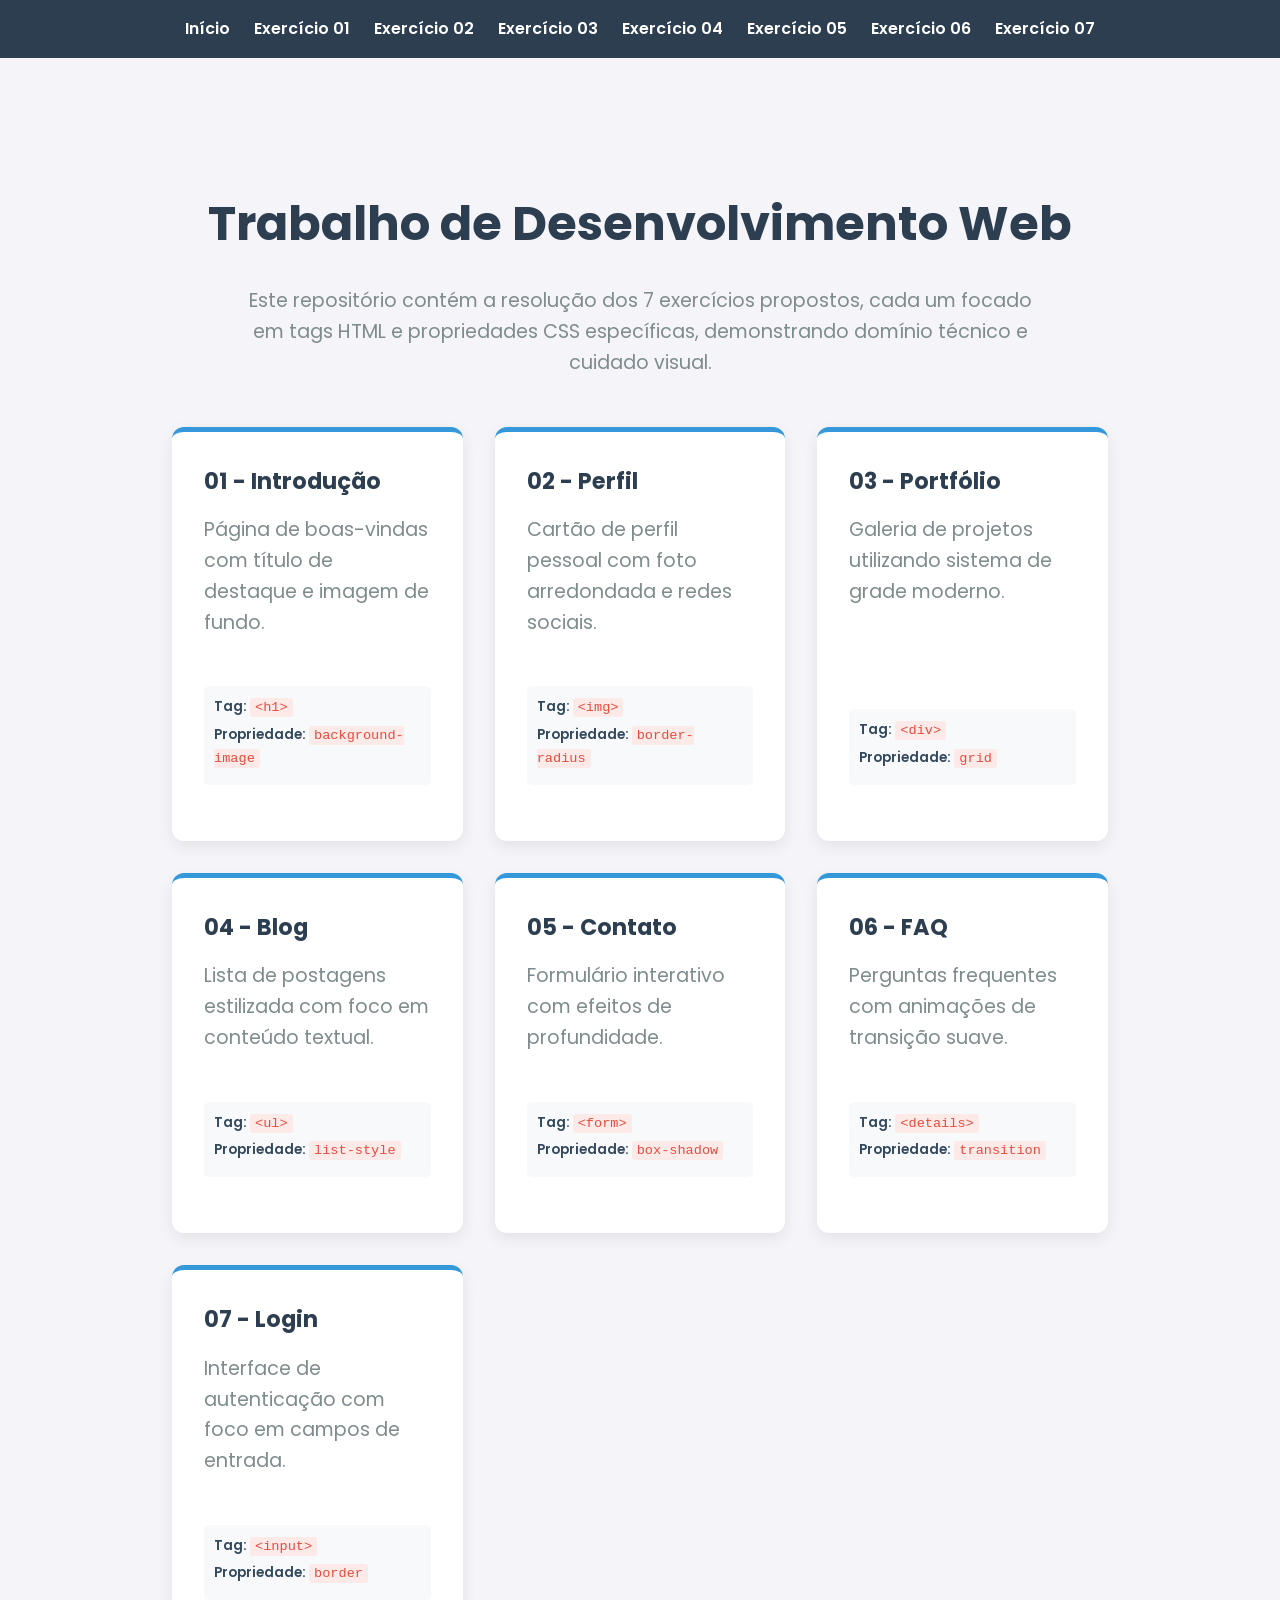
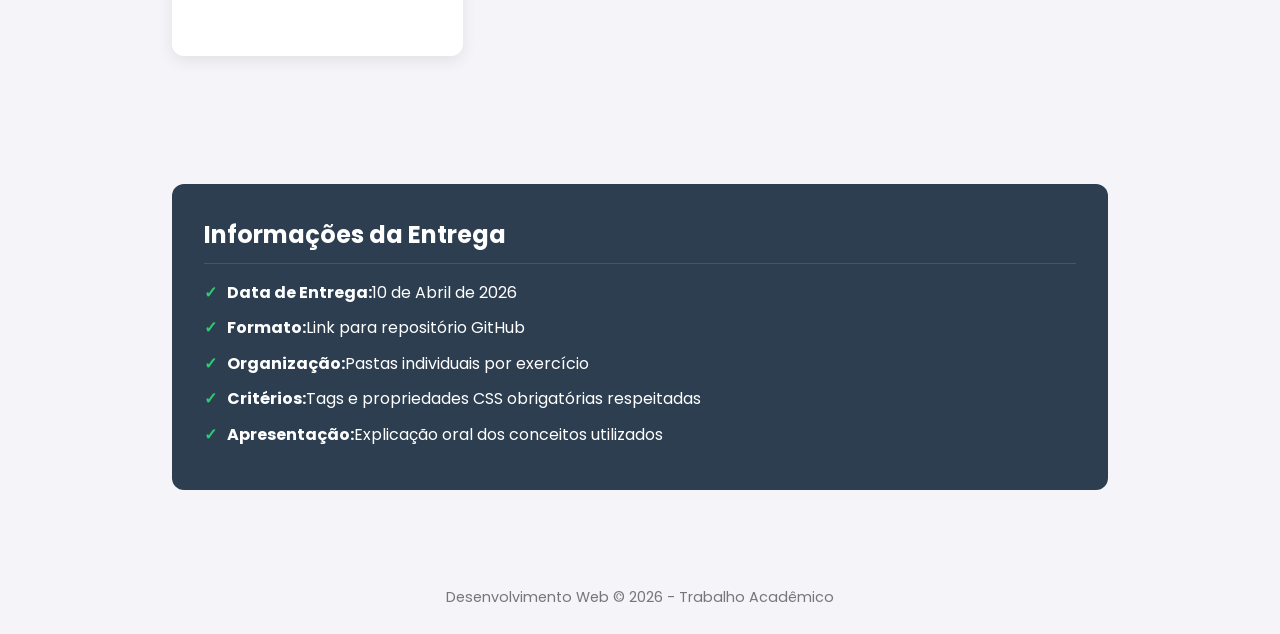
<file: index.html>
<!DOCTYPE html>
<html lang="pt-BR">
<head>
    <meta charset="UTF-8">
    <meta name="viewport" content="width=device-width, initial-scale=1.0">
    <title>Trabalho de Web Design - 2026</title>
    <link rel="stylesheet" href="assets/css/style.css">
    <style>
        .main-home {
            text-align: center;
            padding: 4rem 0;
        }

        .main-home h1 {
            font-size: 3rem;
            color: #2c3e50;
            margin-bottom: 1.5rem;
        }

        .main-home p {
            font-size: 1.2rem;
            color: #7f8c8d;
            max-width: 800px;
            margin: 0 auto 3rem;
        }

        .exercise-grid {
            display: grid;
            grid-template-columns: repeat(auto-fit, minmax(280px, 1fr));
            gap: 2rem;
            margin-top: 2rem;
        }

        .exercise-card {
            background-color: white;
            padding: 2rem;
            border-radius: 12px;
            box-shadow: 0 5px 15px rgba(0,0,0,0.08);
            text-align: left;
            border-top: 5px solid #3498db;
            transition: all 0.3s;
            text-decoration: none;
            color: inherit;
            display: flex;
            flex-direction: column;
            justify-content: space-between;
        }

        .exercise-card:hover {
            transform: translateY(-5px);
            box-shadow: 0 8px 25px rgba(0,0,0,0.15);
        }

        .exercise-card h3 {
            font-size: 1.4rem;
            color: #2c3e50;
            margin-bottom: 1rem;
        }

        .exercise-card .requirements {
            background-color: #f8f9fa;
            padding: 10px;
            border-radius: 5px;
            font-size: 0.85rem;
            margin-bottom: 1.5rem;
        }

        .exercise-card .requirements span {
            display: block;
            margin-bottom: 5px;
            color: #34495e;
            font-weight: 600;
        }

        .exercise-card .requirements code {
            color: #e74c3c;
            background-color: #fceae9;
            padding: 2px 5px;
            border-radius: 3px;
            font-weight: normal;
        }

        .project-info {
            background-color: #2c3e50;
            color: white;
            padding: 2rem;
            border-radius: 12px;
            margin-top: 4rem;
            text-align: left;
        }

        .project-info h2 {
            margin-bottom: 1rem;
            border-bottom: 1px solid #3e5871;
            padding-bottom: 0.5rem;
        }

        .project-info ul {
            list-style: none;
            padding-left: 0;
        }

        .project-info li {
            margin-bottom: 10px;
            display: flex;
            align-items: center;
        }

        .project-info li::before {
            content: '✓';
            color: #2ecc71;
            margin-right: 10px;
            font-weight: bold;
        }
    </style>
</head>
<body>
    <header>
        <nav>
            <a href="index.html">Início</a>
            <a href="exercicio_01/index.html">Exercício 01</a>
            <a href="exercicio_02/index.html">Exercício 02</a>
            <a href="exercicio_03/index.html">Exercício 03</a>
            <a href="exercicio_04/index.html">Exercício 04</a>
            <a href="exercicio_05/index.html">Exercício 05</a>
            <a href="exercicio_06/index.html">Exercício 06</a>
            <a href="exercicio_07/index.html">Exercício 07</a>
        </nav>
    </header>

    <main class="container">
        <section class="main-home">
            <h1>Trabalho de Desenvolvimento Web</h1>
            <p>Este repositório contém a resolução dos 7 exercícios propostos, cada um focado em tags HTML e propriedades CSS específicas, demonstrando domínio técnico e cuidado visual.</p>

            <div class="exercise-grid">
                <!-- Exercício 1 -->
                <a href="exercicio_01/index.html" class="exercise-card">
                    <div>
                        <h3>01 - Introdução</h3>
                        <p>Página de boas-vindas com título de destaque e imagem de fundo.</p>
                    </div>
                    <div class="requirements">
                        <span>Tag: <code>&lt;h1&gt;</code></span>
                        <span>Propriedade: <code>background-image</code></span>
                    </div>
                </a>

                <!-- Exercício 2 -->
                <a href="exercicio_02/index.html" class="exercise-card">
                    <div>
                        <h3>02 - Perfil</h3>
                        <p>Cartão de perfil pessoal com foto arredondada e redes sociais.</p>
                    </div>
                    <div class="requirements">
                        <span>Tag: <code>&lt;img&gt;</code></span>
                        <span>Propriedade: <code>border-radius</code></span>
                    </div>
                </a>

                <!-- Exercício 3 -->
                <a href="exercicio_03/index.html" class="exercise-card">
                    <div>
                        <h3>03 - Portfólio</h3>
                        <p>Galeria de projetos utilizando sistema de grade moderno.</p>
                    </div>
                    <div class="requirements">
                        <span>Tag: <code>&lt;div&gt;</code></span>
                        <span>Propriedade: <code>grid</code></span>
                    </div>
                </a>

                <!-- Exercício 4 -->
                <a href="exercicio_04/index.html" class="exercise-card">
                    <div>
                        <h3>04 - Blog</h3>
                        <p>Lista de postagens estilizada com foco em conteúdo textual.</p>
                    </div>
                    <div class="requirements">
                        <span>Tag: <code>&lt;ul&gt;</code></span>
                        <span>Propriedade: <code>list-style</code></span>
                    </div>
                </a>

                <!-- Exercício 5 -->
                <a href="exercicio_05/index.html" class="exercise-card">
                    <div>
                        <h3>05 - Contato</h3>
                        <p>Formulário interativo com efeitos de profundidade.</p>
                    </div>
                    <div class="requirements">
                        <span>Tag: <code>&lt;form&gt;</code></span>
                        <span>Propriedade: <code>box-shadow</code></span>
                    </div>
                </a>

                <!-- Exercício 6 -->
                <a href="exercicio_06/index.html" class="exercise-card">
                    <div>
                        <h3>06 - FAQ</h3>
                        <p>Perguntas frequentes com animações de transição suave.</p>
                    </div>
                    <div class="requirements">
                        <span>Tag: <code>&lt;details&gt;</code></span>
                        <span>Propriedade: <code>transition</code></span>
                    </div>
                </a>

                <!-- Exercício 7 -->
                <a href="exercicio_07/index.html" class="exercise-card">
                    <div>
                        <h3>07 - Login</h3>
                        <p>Interface de autenticação com foco em campos de entrada.</p>
                    </div>
                    <div class="requirements">
                        <span>Tag: <code>&lt;input&gt;</code></span>
                        <span>Propriedade: <code>border</code></span>
                    </div>
                </a>
            </div>
        </section>

        <section class="project-info">
            <h2>Informações da Entrega</h2>
            <ul>
                <li><strong>Data de Entrega:</strong> 10 de Abril de 2026</li>
                <li><strong>Formato:</strong> Link para repositório GitHub</li>
                <li><strong>Organização:</strong> Pastas individuais por exercício</li>
                <li><strong>Critérios:</strong> Tags e propriedades CSS obrigatórias respeitadas</li>
                <li><strong>Apresentação:</strong> Explicação oral dos conceitos utilizados</li>
            </ul>
        </section>
    </main>

    <footer>
        <p>Desenvolvimento Web &copy; 2026 - Trabalho Acadêmico</p>
    </footer>
</body>
</html>
</file>
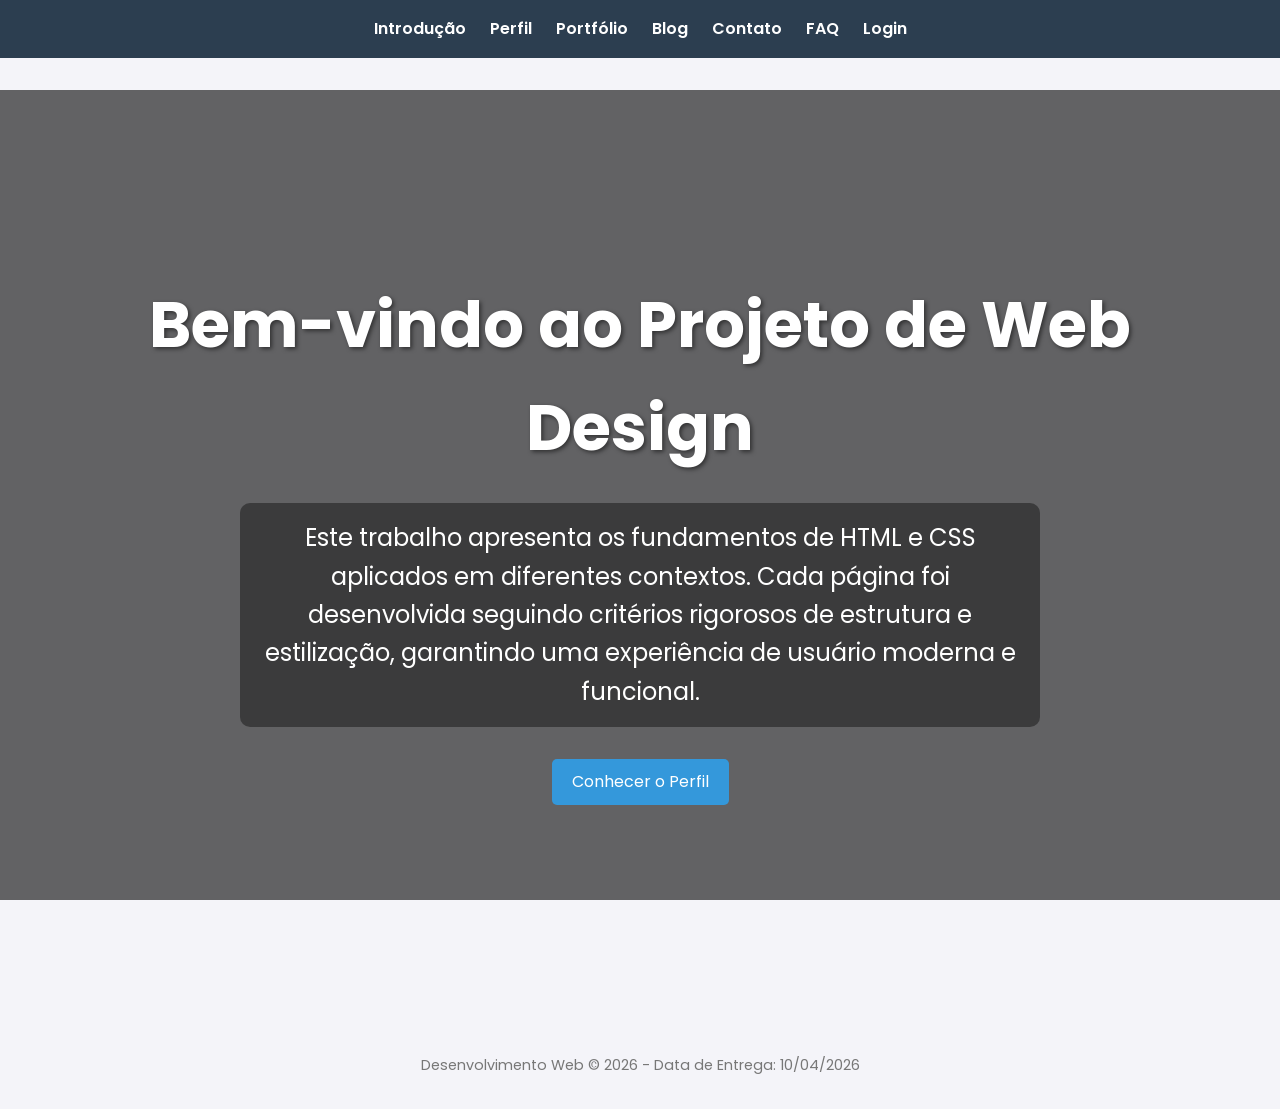
<file: exercicio_01/index.html>
<!DOCTYPE html>
<html lang="pt-BR">
<head>
    <meta charset="UTF-8">
    <meta name="viewport" content="width=device-width, initial-scale=1.0">
    <title>Introdução - Exercício 01</title>
    <link rel="stylesheet" href="../assets/css/style.css">
    <style>
        .hero {
            height: 100vh;
            display: flex;
            flex-direction: column;
            justify-content: center;
            align-items: center;
            text-align: center;
            color: white;
            padding: 2rem;
            /* Propriedade CSS Obrigatória: background-image */
            background-image: linear-gradient(rgba(0,0,0,0.6), rgba(0,0,0,0.6)), url('https://images.unsplash.com/photo-1517694712202-14dd9538aa97?auto=format&fit=crop&w=1350&q=80');
            background-size: cover;
            background-position: center;
            background-attachment: fixed;
        }

        .hero h1 {
            font-size: 4rem;
            margin-bottom: 1.5rem;
            text-shadow: 2px 2px 4px rgba(0,0,0,0.5);
        }

        .hero p {
            font-size: 1.5rem;
            max-width: 800px;
            margin-bottom: 2rem;
            background: rgba(0,0,0,0.4);
            padding: 1rem;
            border-radius: 10px;
        }
    </style>
</head>
<body>
    <header>
        <nav>
            <a href="index.html">Introdução</a>
            <a href="../exercicio_02/index.html">Perfil</a>
            <a href="../exercicio_03/index.html">Portfólio</a>
            <a href="../exercicio_04/index.html">Blog</a>
            <a href="../exercicio_05/index.html">Contato</a>
            <a href="../exercicio_06/index.html">FAQ</a>
            <a href="../exercicio_07/index.html">Login</a>
        </nav>
    </header>

    <main class="hero">
        <!-- Tag HTML Obrigatória: <h1> -->
        <h1>Bem-vindo ao Projeto de Web Design</h1>
        <p>Este trabalho apresenta os fundamentos de HTML e CSS aplicados em diferentes contextos. Cada página foi desenvolvida seguindo critérios rigorosos de estrutura e estilização, garantindo uma experiência de usuário moderna e funcional.</p>
        <a href="../exercicio_02/index.html" class="btn">Conhecer o Perfil</a>
    </main>

    <footer>
        <p>Desenvolvimento Web &copy; 2026 - Data de Entrega: 10/04/2026</p>
    </footer>
</body>
</html>
</file>
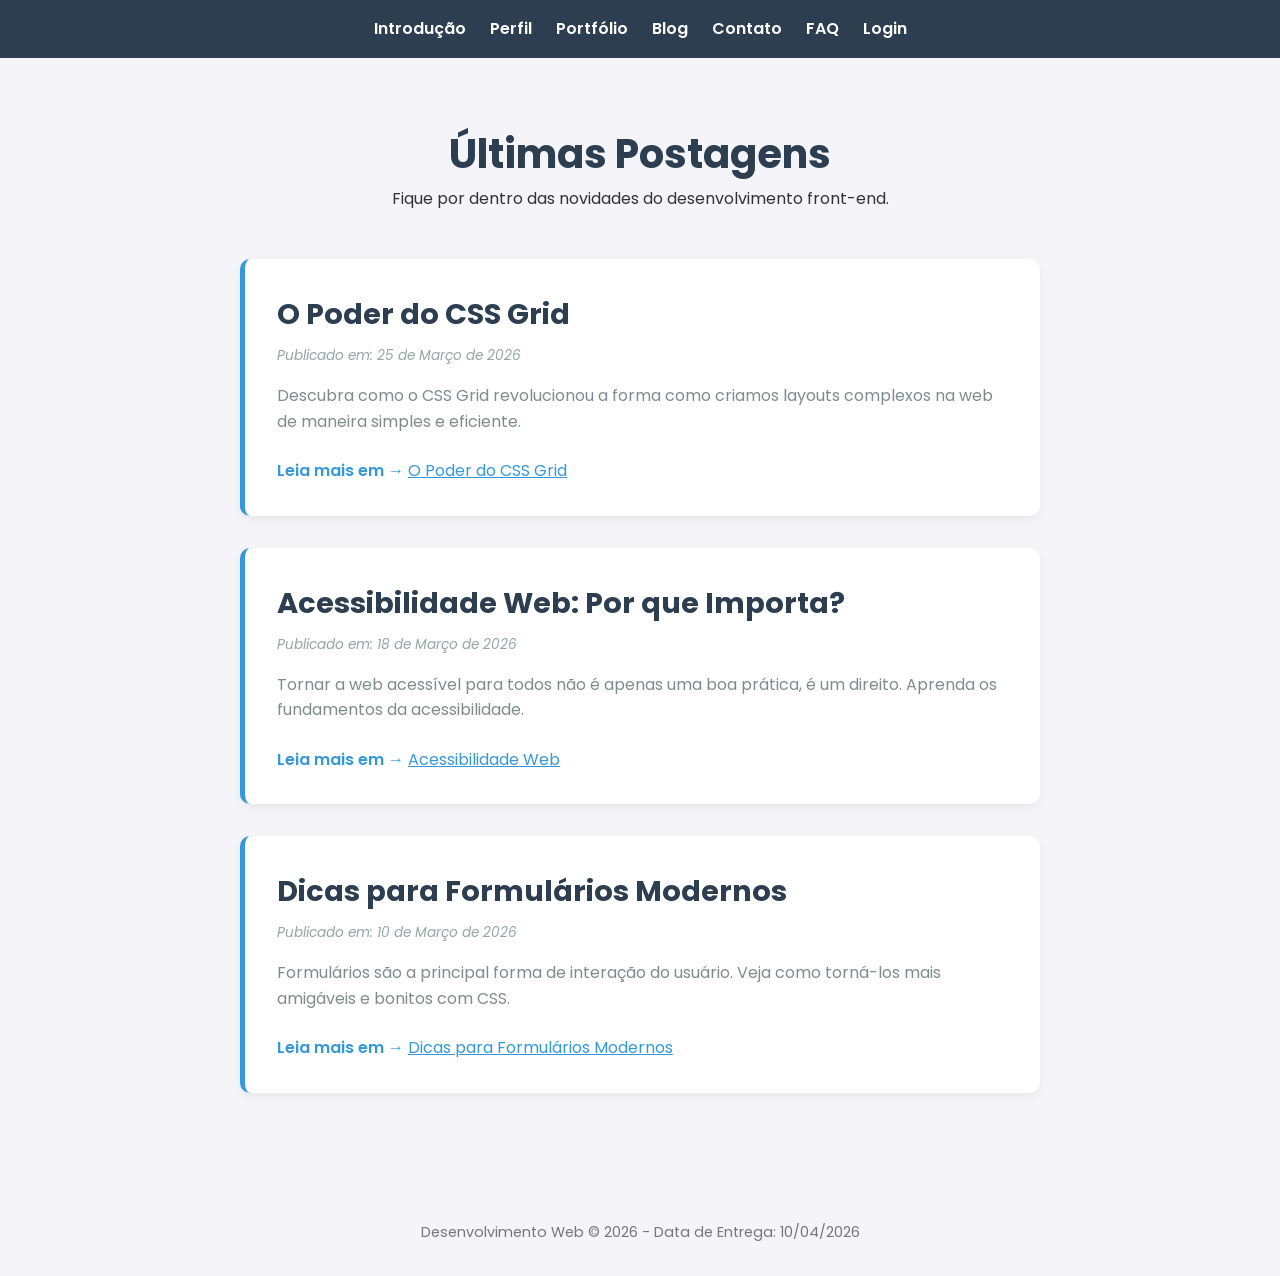
<file: exercicio_04/index.html>
<!DOCTYPE html>
<html lang="pt-BR">
<head>
    <meta charset="UTF-8">
    <meta name="viewport" content="width=device-width, initial-scale=1.0">
    <title>Blog - Exercício 04</title>
    <link rel="stylesheet" href="../assets/css/style.css">
    <style>
        .blog-header {
            text-align: center;
            margin-bottom: 3rem;
        }

        .blog-header h2 {
            font-size: 2.5rem;
            color: #2c3e50;
        }

        /* Tag HTML Obrigatória: <ul> */
        /* Propriedade CSS Obrigatória: list-style */
        .blog-list {
            list-style: none; /* Removendo o marcador padrão */
            padding: 0;
            max-width: 800px;
            margin: 0 auto;
        }

        .blog-item {
            background-color: white;
            padding: 2rem;
            margin-bottom: 2rem;
            border-radius: 10px;
            box-shadow: 0 4px 10px rgba(0,0,0,0.05);
            border-left: 5px solid #3498db;
            transition: transform 0.2s;
        }

        .blog-item:hover {
            transform: scale(1.02);
        }

        .blog-item h3 {
            font-size: 1.8rem;
            color: #2c3e50;
            margin-bottom: 0.5rem;
        }

        .blog-meta {
            font-size: 0.85rem;
            color: #95a5a6;
            margin-bottom: 1rem;
            font-style: italic;
        }

        .blog-summary {
            color: #7f8c8d;
            margin-bottom: 1.5rem;
        }

        .read-more {
            color: #3498db;
            text-decoration: none;
            font-weight: 600;
        }

        .read-more:hover {
            text-decoration: underline;
        }
    </style>
</head>
<body>
    <header>
        <nav>
            <a href="../exercicio_01/index.html">Introdução</a>
            <a href="../exercicio_02/index.html">Perfil</a>
            <a href="../exercicio_03/index.html">Portfólio</a>
            <a href="index.html">Blog</a>
            <a href="../exercicio_05/index.html">Contato</a>
            <a href="../exercicio_06/index.html">FAQ</a>
            <a href="../exercicio_07/index.html">Login</a>
        </nav>
    </header>

    <main class="container">
        <div class="blog-header">
            <h2>Últimas Postagens</h2>
            <p>Fique por dentro das novidades do desenvolvimento front-end.</p>
        </div>

        <!-- Tag HTML Obrigatória: <ul> -->
        <ul class="blog-list">
            <li class="blog-item">
                <h3>O Poder do CSS Grid</h3>
                <p class="blog-meta">Publicado em: 25 de Março de 2026</p>
                <p class="blog-summary">Descubra como o CSS Grid revolucionou a forma como criamos layouts complexos na web de maneira simples e eficiente.</p>
                <a href="#" class="read-more">Leia mais em &rarr; </a><a href="https://yurideveloper.com.br/blog/index.php/2025/07/22/o-poder-do-css-grid-criando-layouts-flexiveis-e-responsivos/">O Poder do CSS Grid</a>
            </li>

            <li class="blog-item">
                <h3>Acessibilidade Web: Por que Importa?</h3>
                <p class="blog-meta">Publicado em: 18 de Março de 2026</p>
                <p class="blog-summary">Tornar a web acessível para todos não é apenas uma boa prática, é um direito. Aprenda os fundamentos da acessibilidade.</p>
                <a href="#" class="read-more">Leia mais em &rarr; </a><a href="https://studiovisual.com.br/blog/acessibilidade-web">Acessibilidade Web</a>
            </li>

            <li class="blog-item">
                <h3>Dicas para Formulários Modernos</h3>
                <p class="blog-meta">Publicado em: 10 de Março de 2026</p>
                <p class="blog-summary">Formulários são a principal forma de interação do usuário. Veja como torná-los mais amigáveis e bonitos com CSS.</p>
                <a href="#" class="read-more">Leia mais em &rarr; </a><a href="https://www.devmedia.com.br/customizando-formularios-com-css/37212">Dicas para Formulários Modernos</a>
                <style>
a {
  color: #3498db;
}
</style>

        </ul>
    </main>

    <footer>
        <p>Desenvolvimento Web &copy; 2026 - Data de Entrega: 10/04/2026</p>
    </footer>
</body>
</html>
</file>
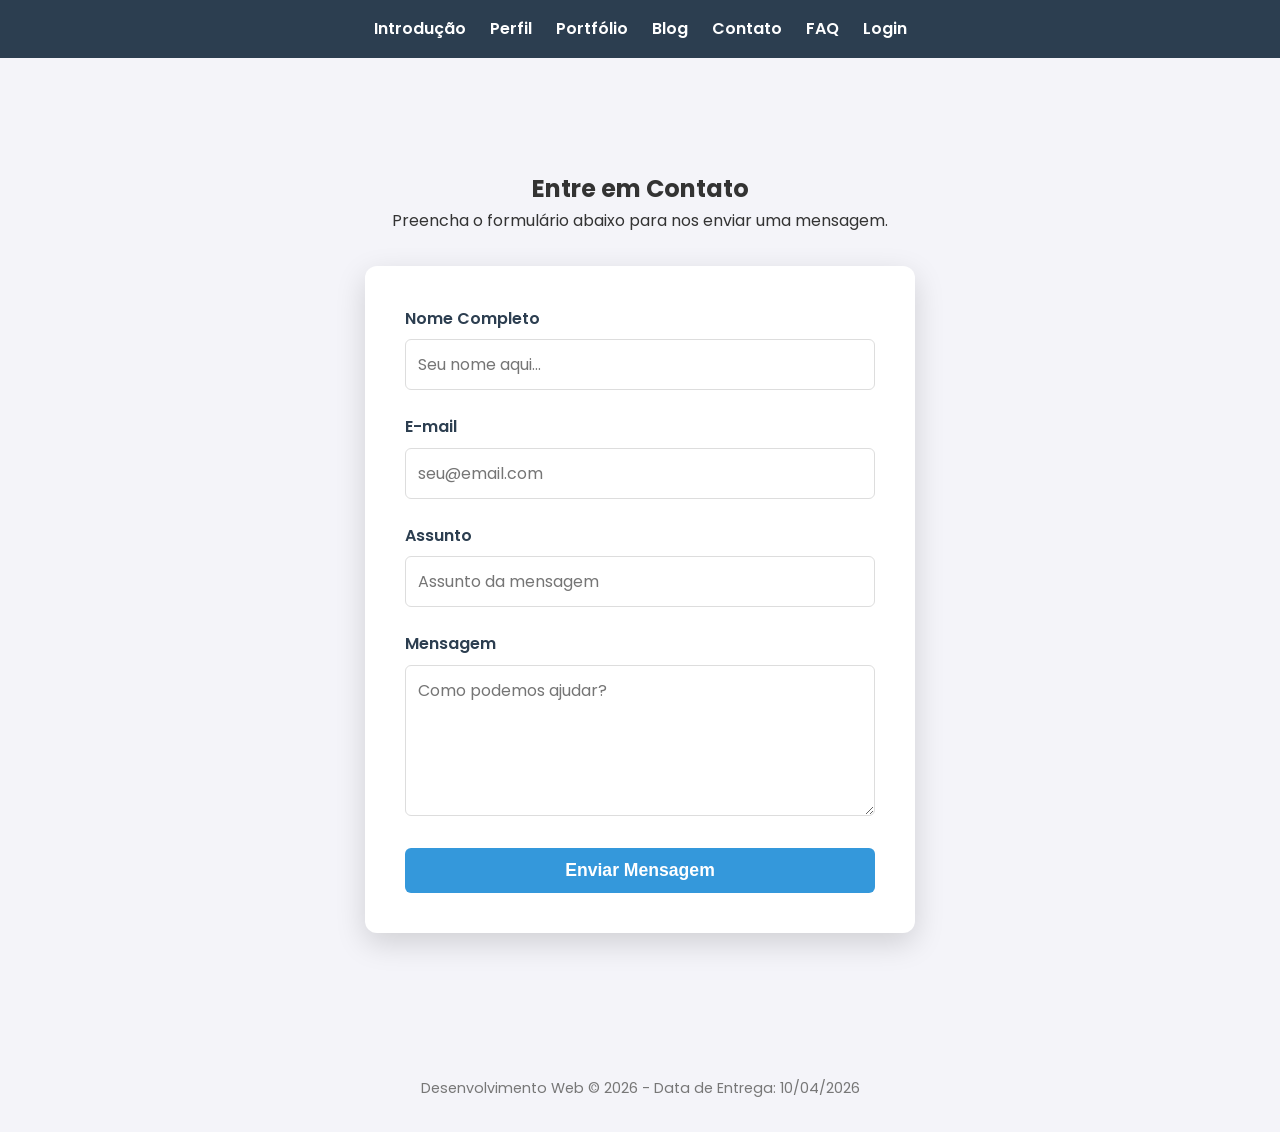
<file: exercicio_05/index.html>
<!DOCTYPE html>
<html lang="pt-BR">
<head>
    <meta charset="UTF-8">
    <meta name="viewport" content="width=device-width, initial-scale=1.0">
    <title>Contato - Exercício 05</title>
    <link rel="stylesheet" href="../assets/css/style.css">
    <style>
        .contact-container {
            display: flex;
            flex-direction: column;
            align-items: center;
            padding: 3rem 0;
        }

        .contact-header {
            text-align: center;
            margin-bottom: 2rem;
        }

        /* Tag HTML Obrigatória: <form> */
        /* Propriedade CSS Obrigatória: box-shadow */
        .contact-form {
            background-color: white;
            padding: 2.5rem;
            border-radius: 12px;
            width: 100%;
            max-width: 550px;
            box-shadow: 0 10px 30px rgba(0, 0, 0, 0.15); /* Propriedade obrigatória */
        }

        .form-group {
            margin-bottom: 1.5rem;
        }

        .form-group label {
            display: block;
            margin-bottom: 0.5rem;
            font-weight: 600;
            color: #2c3e50;
        }

        .form-group input, 
        .form-group textarea {
            width: 100%;
            padding: 12px;
            border: 1px solid #ddd;
            border-radius: 6px;
            font-family: inherit;
            font-size: 1rem;
            transition: border-color 0.3s;
        }

        .form-group input:focus, 
        .form-group textarea:focus {
            outline: none;
            border-color: #3498db;
        }

        .submit-btn {
            width: 100%;
            padding: 12px;
            background-color: #3498db;
            color: white;
            border: none;
            border-radius: 6px;
            font-size: 1.1rem;
            font-weight: 600;
            cursor: pointer;
            transition: background-color 0.3s;
        }

        .submit-btn:hover {
            background-color: #2980b9;
        }
    </style>
</head>
<body>
    <header>
        <nav>
            <a href="../exercicio_01/index.html">Introdução</a>
            <a href="../exercicio_02/index.html">Perfil</a>
            <a href="../exercicio_03/index.html">Portfólio</a>
            <a href="../exercicio_04/index.html">Blog</a>
            <a href="index.html">Contato</a>
            <a href="../exercicio_06/index.html">FAQ</a>
            <a href="../exercicio_07/index.html">Login</a>
        </nav>
    </header>

    <main class="container">
        <div class="contact-container">
            <div class="contact-header">
                <h2>Entre em Contato</h2>
                <p>Preencha o formulário abaixo para nos enviar uma mensagem.</p>
            </div>

            <!-- Tag HTML Obrigatória: <form> -->
            <form class="contact-form" action="#" method="post">
                <div class="form-group">
                    <label for="name">Nome Completo</label>
                    <input type="text" id="name" name="name" placeholder="Seu nome aqui..." required>
                </div>

                <div class="form-group">
                    <label for="email">E-mail</label>
                    <input type="email" id="email" name="email" placeholder="seu@email.com" required>
                </div>

                <div class="form-group">
                    <label for="subject">Assunto</label>
                    <input type="text" id="subject" name="subject" placeholder="Assunto da mensagem" required>
                </div>

                <div class="form-group">
                    <label for="message">Mensagem</label>
                    <textarea id="message" name="message" rows="5" placeholder="Como podemos ajudar?" required></textarea>
                </div>

                <button type="submit" class="submit-btn">Enviar Mensagem</button>
            </form>
        </div>
    </main>

    <footer>
        <p>Desenvolvimento Web &copy; 2026 - Data de Entrega: 10/04/2026</p>
    </footer>
</body>
</html>
</file>
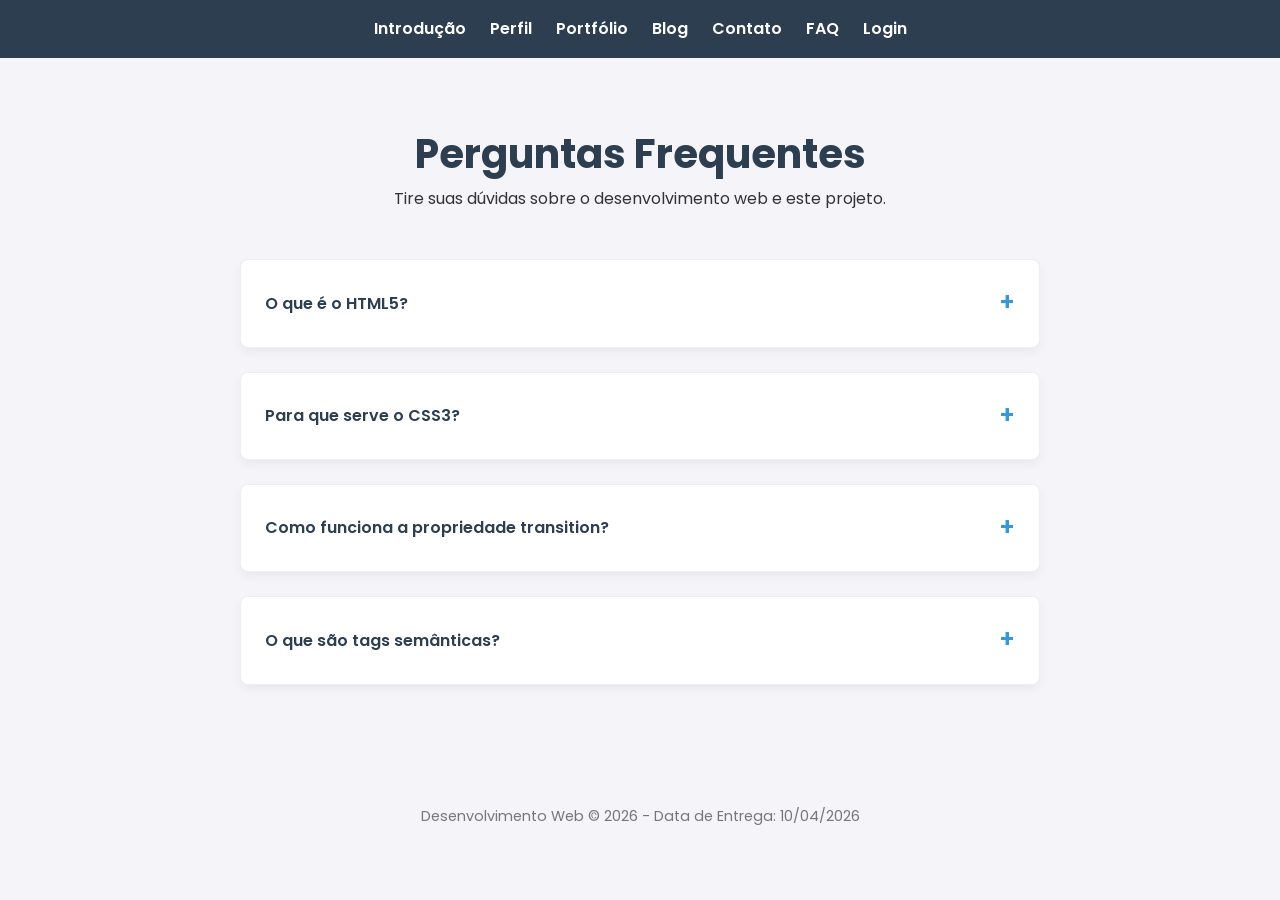
<file: exercicio_06/index.html>
<!DOCTYPE html>
<html lang="pt-BR">
<head>
    <meta charset="UTF-8">
    <meta name="viewport" content="width=device-width, initial-scale=1.0">
    <title>FAQ - Exercício 06</title>
    <link rel="stylesheet" href="../assets/css/style.css">
    <style>
        .faq-header {
            text-align: center;
            margin-bottom: 3rem;
        }

        .faq-header h2 {
            font-size: 2.5rem;
            color: #2c3e50;
        }

        .faq-list {
            max-width: 800px;
            margin: 0 auto;
        }

        /* Tag HTML Obrigatória: <details> */
        /* Propriedade CSS Obrigatória: transition */
        details {
            background-color: white;
            border-radius: 8px;
            margin-bottom: 1.5rem;
            box-shadow: 0 4px 10px rgba(0,0,0,0.05);
            overflow: hidden;
            /* Propriedade obrigatória */
            transition: all 0.4s ease-in-out;
            border: 1px solid #eee;
        }

        details:hover {
            box-shadow: 0 6px 15px rgba(0,0,0,0.1);
            transform: translateY(-2px);
        }

        summary {
            padding: 1.5rem;
            font-weight: 600;
            color: #2c3e50;
            cursor: pointer;
            list-style: none;
            display: flex;
            justify-content: space-between;
            align-items: center;
            outline: none;
            transition: background-color 0.3s;
        }

        summary:hover {
            background-color: #f8f9fa;
        }

        summary::after {
            content: '+';
            font-size: 1.5rem;
            color: #3498db;
            transition: transform 0.3s;
        }

        details[open] summary::after {
            content: '-';
            transform: rotate(180deg);
        }

        details[open] summary {
            border-bottom: 1px solid #eee;
            background-color: #f0f7fd;
        }

        .faq-content {
            padding: 1.5rem;
            color: #7f8c8d;
            line-height: 1.8;
            background-color: white;
            animation: slideDown 0.4s ease-out;
        }

        @keyframes slideDown {
            from { opacity: 0; transform: translateY(-10px); }
            to { opacity: 1; transform: translateY(0); }
        }
    </style>
</head>
<body>
    <header>
        <nav>
            <a href="../exercicio_01/index.html">Introdução</a>
            <a href="../exercicio_02/index.html">Perfil</a>
            <a href="../exercicio_03/index.html">Portfólio</a>
            <a href="../exercicio_04/index.html">Blog</a>
            <a href="../exercicio_05/index.html">Contato</a>
            <a href="index.html">FAQ</a>
            <a href="../exercicio_07/index.html">Login</a>
        </nav>
    </header>

    <main class="container">
        <div class="faq-header">
            <h2>Perguntas Frequentes</h2>
            <p>Tire suas dúvidas sobre o desenvolvimento web e este projeto.</p>
        </div>

        <div class="faq-list">
            <!-- Tag HTML Obrigatória: <details> -->
            <details>
                <summary>O que é o HTML5?</summary>
                <div class="faq-content">
                    <p>O HTML5 é a versão mais recente da Linguagem de Marcação de Hipertexto (HTML), que é a linguagem padrão usada para criar e estruturar o conteúdo da web. Ele introduziu novas tags semânticas, suporte nativo para áudio e vídeo, e APIs poderosas para aplicações web modernas.</p>
                </div>
            </details>

            <details>
                <summary>Para que serve o CSS3?</summary>
                <div class="faq-content">
                    <p>O CSS3 (Cascading Style Sheets) é a linguagem utilizada para definir a apresentação visual de um documento HTML. Com ele, podemos controlar cores, fontes, layouts (como Grid e Flexbox), animações e garantir que o site seja responsivo em diferentes dispositivos.</p>
                </div>
            </details>

            <details>
                <summary>Como funciona a propriedade transition?</summary>
                <div class="faq-content">
                    <p>A propriedade CSS <code>transition</code> permite que você altere os valores das propriedades de forma suave ao longo de um determinado tempo, em vez de ocorrer uma mudança instantânea. É essencial para criar interações mais agradáveis e fluidas para o usuário.</p>
                </div>
            </details>

            <details>
                <summary>O que são tags semânticas?</summary>
                <div class="faq-content">
                    <p>Tags semânticas são aquelas que descrevem claramente seu significado tanto para o navegador quanto para o desenvolvedor. Exemplos incluem <code>&lt;header&gt;</code>, <code>&lt;main&gt;</code>, <code>&lt;footer&gt;</code> e <code>&lt;details&gt;</code>. Elas melhoram a acessibilidade e o SEO do site.</p>
                </div>
            </details>
        </div>
    </main>

    <footer>
        <p>Desenvolvimento Web &copy; 2026 - Data de Entrega: 10/04/2026</p>
    </footer>
</body>
</html>
</file>
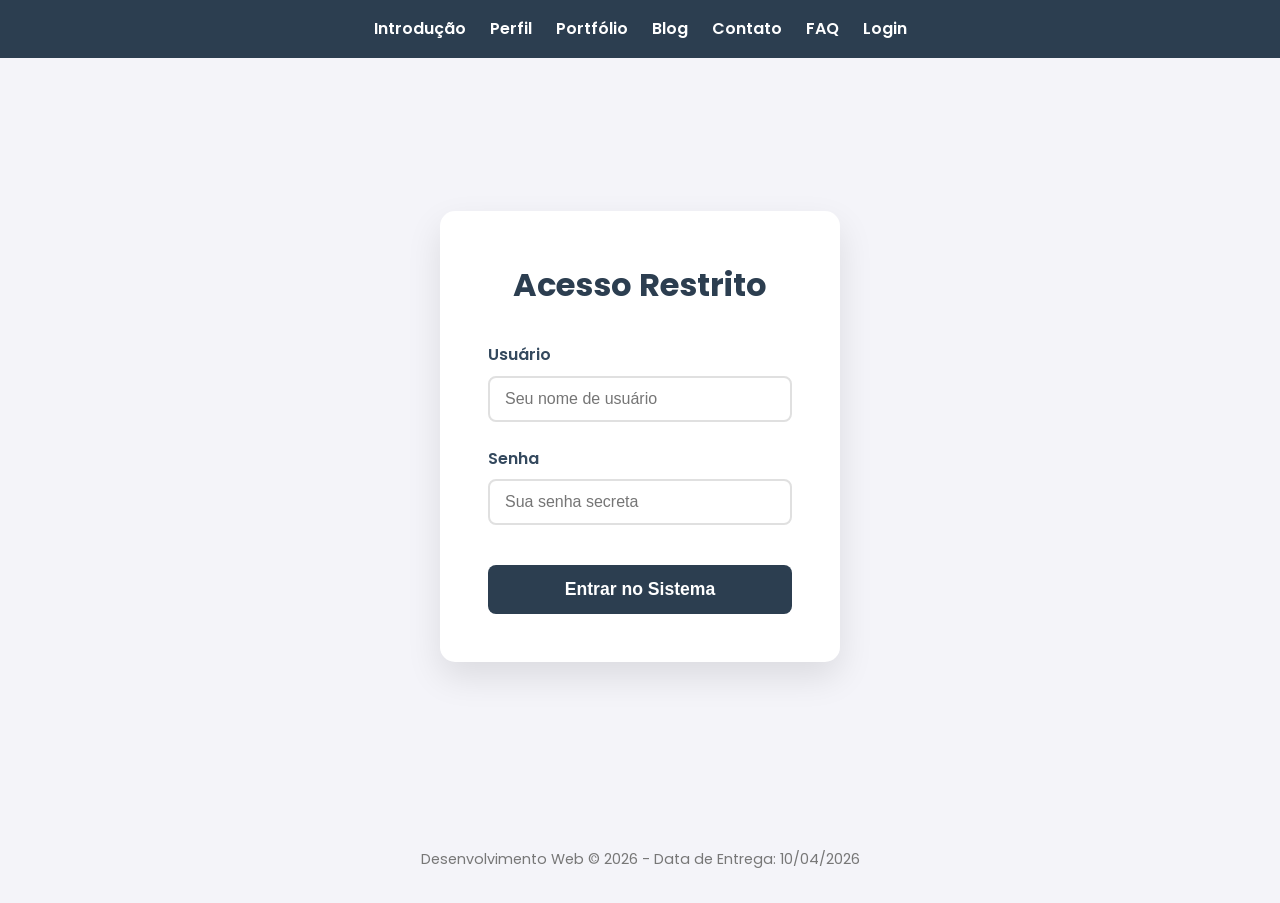
<file: exercicio_07/index.html>
<!DOCTYPE html>
<html lang="pt-BR">
<head>
    <meta charset="UTF-8">
    <meta name="viewport" content="width=device-width, initial-scale=1.0">
    <title>Login - Exercício 07</title>
    <link rel="stylesheet" href="../assets/css/style.css">
    <style>
        .login-container {
            display: flex;
            justify-content: center;
            align-items: center;
            min-height: 70vh;
        }

        .login-card {
            background-color: white;
            padding: 3rem;
            border-radius: 15px;
            box-shadow: 0 15px 35px rgba(0,0,0,0.1);
            width: 100%;
            max-width: 400px;
            text-align: center;
        }

        .login-card h2 {
            margin-bottom: 2rem;
            color: #2c3e50;
            font-size: 2rem;
        }

        .login-group {
            margin-bottom: 1.5rem;
            text-align: left;
        }

        .login-group label {
            display: block;
            margin-bottom: 0.5rem;
            font-weight: 600;
            color: #34495e;
        }

        /* Tag HTML Obrigatória: <input> */
        /* Propriedade CSS Obrigatória: border */
        .login-input {
            width: 100%;
            padding: 12px 15px;
            /* Propriedade obrigatória */
            border: 2px solid #e0e0e0;
            border-radius: 8px;
            font-size: 1rem;
            transition: all 0.3s ease;
            outline: none;
        }

        .login-input:focus {
            /* Alterando a borda no foco */
            border: 2px solid #3498db;
            background-color: #f0f7fd;
            box-shadow: 0 0 8px rgba(52, 152, 219, 0.2);
        }

        .login-btn {
            width: 100%;
            padding: 14px;
            background-color: #2c3e50;
            color: white;
            border: none;
            border-radius: 8px;
            font-size: 1.1rem;
            font-weight: 600;
            cursor: pointer;
            transition: background-color 0.3s;
            margin-top: 1rem;
        }

        .login-btn:hover {
            background-color: #1a252f;
        }

        .login-footer {
            margin-top: 1.5rem;
            font-size: 0.9rem;
            color: #7f8c8d;
        }

        .login-footer a {
            color: #3498db;
            text-decoration: none;
            font-weight: 600;
        }

        .login-footer a:hover {
            text-decoration: underline;
        }
    </style>
</head>
<body>
    <header>
        <nav>
            <a href="../exercicio_01/index.html">Introdução</a>
            <a href="../exercicio_02/index.html">Perfil</a>
            <a href="../exercicio_03/index.html">Portfólio</a>
            <a href="../exercicio_04/index.html">Blog</a>
            <a href="../exercicio_05/index.html">Contato</a>
            <a href="../exercicio_06/index.html">FAQ</a>
            <a href="index.html">Login</a>
        </nav>
    </header>

    <main class="container">
        <div class="login-container">
            <div class="login-card">
                <h2>Acesso Restrito</h2>
                
                <form action="#" method="post">
                    <div class="login-group">
                        <label for="username">Usuário</label>
                        <!-- Tag HTML Obrigatória: <input> -->
                        <input type="text" id="username" class="login-input" placeholder="Seu nome de usuário" required>
                    </div>

                    <div class="login-group">
                        <label for="password">Senha</label>
                        <!-- Tag HTML Obrigatória: <input> -->
                        <input type="password" id="password" class="login-input" placeholder="Sua senha secreta" required>
                    </div>

                    <button type="submit" class="login-btn">Entrar no Sistema</button>
                </form>

            </div>
        </div>
    </main>

    <footer>
        <p>Desenvolvimento Web &copy; 2026 - Data de Entrega: 10/04/2026</p>
    </footer>
</body>
</html>
</file>
<file: assets/css/style.css>
@import url('https://fonts.googleapis.com/css2?family=Poppins:wght@300;400;600&display=swap');

* {
    margin: 0;
    padding: 0;
    box-sizing: border-box;
}

body {
    font-family: 'Poppins', sans-serif;
    line-height: 1.6;
    color: #333;
    background-color: #f4f4f9;
}

.container {
    max-width: 1000px;
    margin: 0 auto;
    padding: 2rem;
}

header {
    background-color: #2c3e50;
    color: white;
    padding: 1rem 0;
    text-align: center;
    margin-bottom: 2rem;
}

nav a {
    color: white;
    text-decoration: none;
    margin: 0 10px;
    font-weight: 600;
}

nav a:hover {
    text-decoration: underline;
}

footer {
    text-align: center;
    padding: 2rem 0;
    margin-top: 2rem;
    color: #777;
    font-size: 0.9rem;
}

.btn {
    display: inline-block;
    padding: 10px 20px;
    background-color: #3498db;
    color: white;
    text-decoration: none;
    border-radius: 5px;
    transition: background-color 0.3s;
}

.btn:hover {
    background-color: #2980b9;
}
</file>
